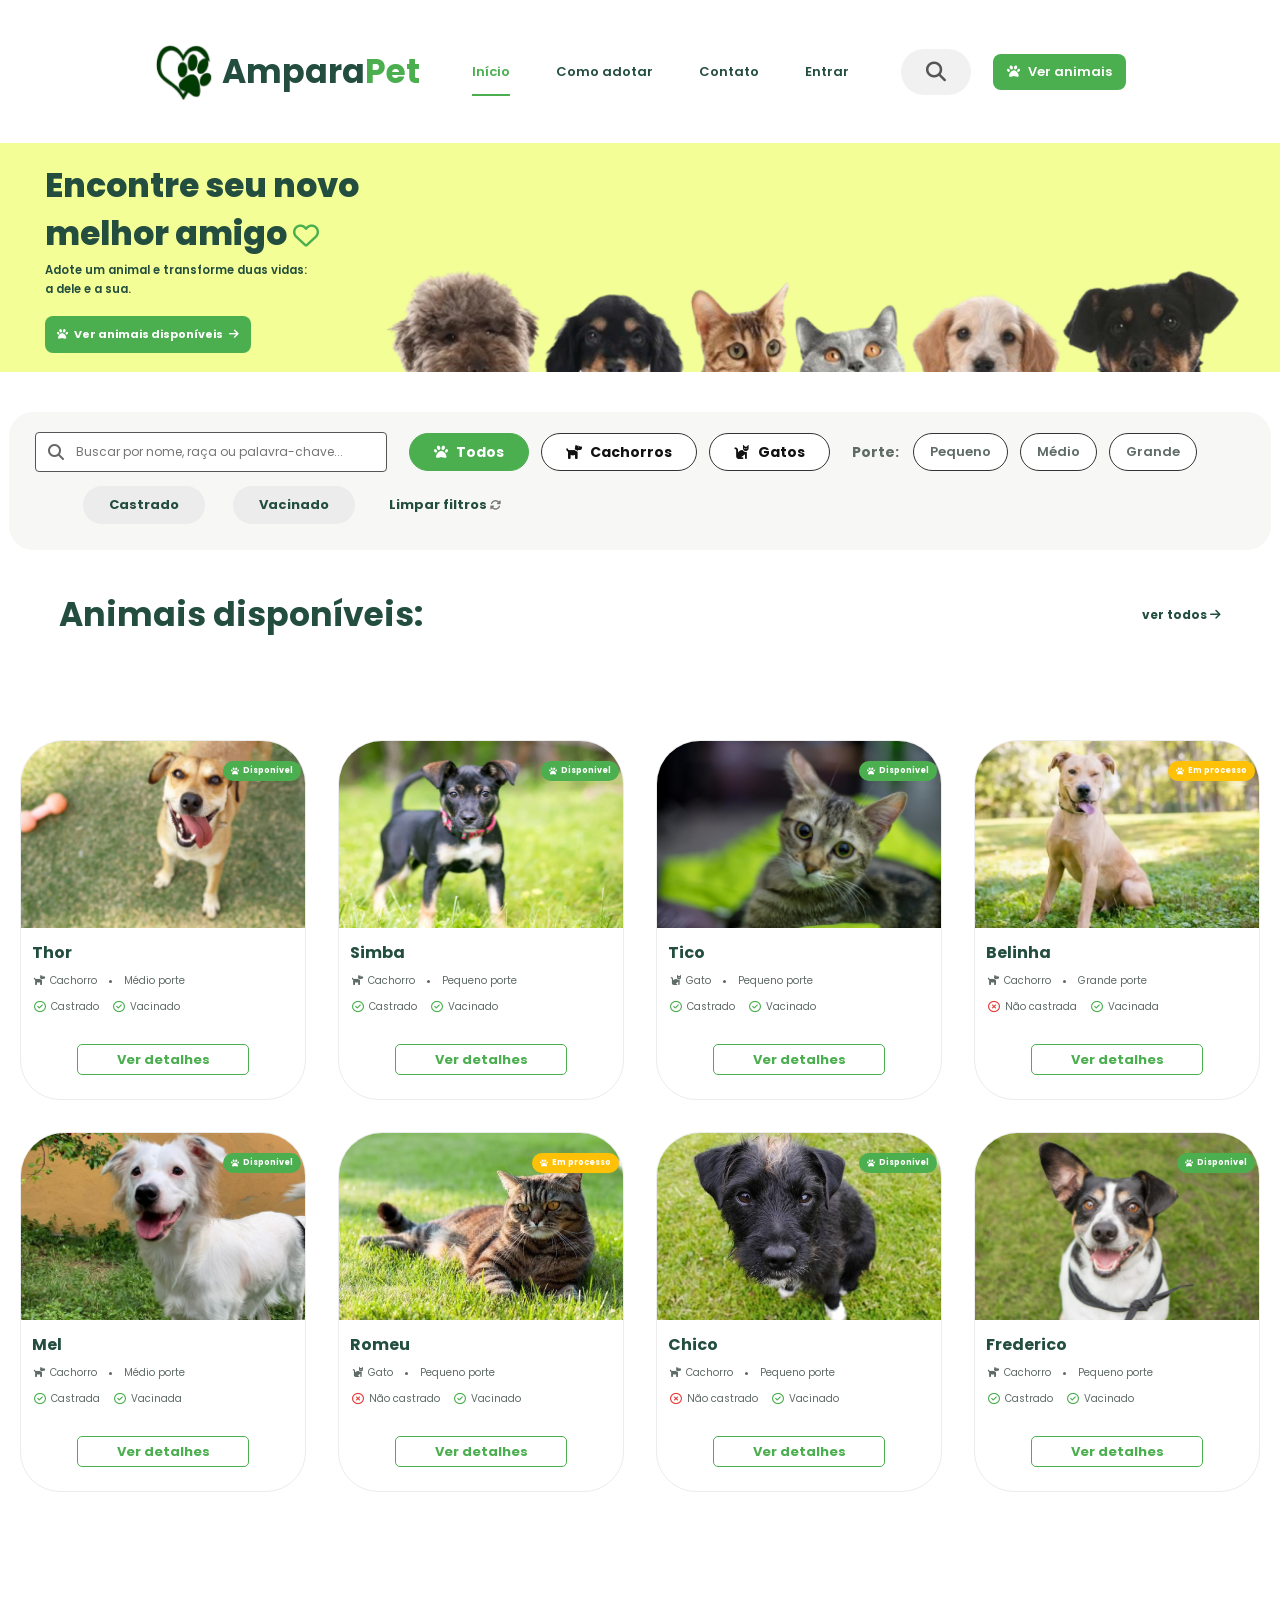
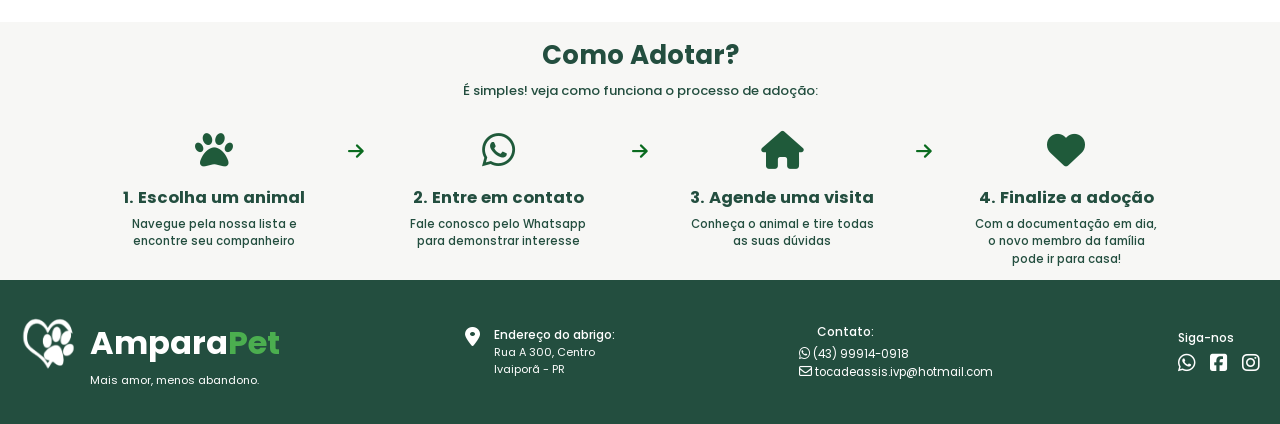
<file: amparapet/index.html>
<!DOCTYPE html>
<html lang="pt-BR">
<head>
  <meta charset="UTF-8">
  <meta name="viewport" content="width=device-width, initial-scale=1">
  <title>AmparaPet – Encontre seu novo melhor amigo</title>
  <link rel="preconnect" href="https://fonts.googleapis.com">
  <link rel="preconnect" href="https://fonts.gstatic.com" crossorigin>
  <link href="https://fonts.googleapis.com/css2?family=Poppins:wght@400;500;600;700;800&display=swap" rel="stylesheet">
  <link rel="stylesheet" href="https://cdnjs.cloudflare.com/ajax/libs/font-awesome/6.5.2/css/all.min.css">
  <link rel="stylesheet" href="style.css?v=2">
</head>
<body>
  <header class="header">
    <a class="logo" href="#inicio" aria-label="AmparaPet">
      <img src="img/logo-icone.png" alt="">
      <span>Ampara<b>Pet</b></span>
    </a>

    <nav class="nav" id="nav" aria-label="Principal">
      <a class="nav__link is-active" href="#inicio">Início</a>
      <a class="nav__link" href="#como-adotar">Como adotar</a>
      <a class="nav__link" href="#contato">Contato</a>
      <a class="nav__link" href="login.html">Entrar</a>
    </nav>

    <div class="header__actions">
      <button class="icon-btn" id="btnBusca" aria-label="Buscar"><i class="fa-solid fa-magnifying-glass"></i></button>
      <a class="btn btn--sm" href="#animais"><i class="fa-solid fa-paw"></i> Ver animais</a>
      <button class="menu-toggle" id="menuToggle" aria-label="Abrir menu" aria-expanded="false"><i class="fa-solid fa-bars"></i></button>
    </div>
  </header>

  <main id="inicio">
    <section class="hero">
      <div class="hero__text">
        <h1>Encontre seu novo melhor amigo <i class="fa-regular fa-heart"></i></h1>
        <p>Adote um animal e transforme duas vidas:<br>a dele e a sua.</p>
        <a class="btn btn--xs" href="#animais"><i class="fa-solid fa-paw"></i> Ver animais disponíveis <i class="fa-solid fa-arrow-right"></i></a>
      </div>
      <img class="hero__img" src="img/hero-animais.png" alt="Cães e gatos disponíveis para adoção">
    </section>

    <section class="filters" aria-label="Filtros">
      <label class="search">
        <i class="fa-solid fa-magnifying-glass"></i>
        <input type="search" id="busca" placeholder="Buscar por nome, raça ou palavra-chave...">
      </label>

      <div class="chips" data-group="especie">
        <button class="chip chip--pill is-active" data-value="todos"><i class="fa-solid fa-paw"></i> Todos</button>
        <button class="chip chip--pill chip--outline" data-value="cachorro"><i class="fa-solid fa-dog"></i> Cachorros</button>
        <button class="chip chip--pill chip--outline" data-value="gato"><i class="fa-solid fa-cat"></i> Gatos</button>
      </div>

      <div class="chips chips--porte" data-group="porte">
        <span class="chips__label">Porte:</span>
        <button class="chip chip--outline" data-value="pequeno">Pequeno</button>
        <button class="chip chip--outline" data-value="medio">Médio</button>
        <button class="chip chip--outline" data-value="grande">Grande</button>
      </div>

      <div class="filters__row2">
        <button class="chip chip--gray" id="fCastrado" aria-pressed="false">Castrado</button>
        <button class="chip chip--gray" id="fVacinado" aria-pressed="false">Vacinado</button>
        <button class="clear" id="limpar">Limpar filtros <i class="fa-solid fa-rotate"></i></button>
      </div>
    </section>

    <section class="animals" id="animais">
      <div class="animals__head">
        <h2>Animais disponíveis:</h2>
        <a href="#animais" id="verTodos">ver todos <i class="fa-solid fa-arrow-right"></i></a>
      </div>
      <div class="grid" id="grid"></div>
      <p class="empty" id="vazio" hidden>Nenhum animal encontrado com esses filtros.</p>
    </section>

    <section class="adopt" id="como-adotar">
      <h2>Como Adotar?</h2>
      <p class="adopt__sub">É simples! veja como funciona o processo de adoção:</p>
      <div class="steps">
        <div class="step">
          <i class="fa-solid fa-paw"></i>
          <h3>1. Escolha um animal</h3>
          <p>Navegue pela nossa lista e encontre seu companheiro</p>
        </div>
        <i class="fa-solid fa-arrow-right step__arrow"></i>
        <div class="step">
          <i class="fa-brands fa-whatsapp"></i>
          <h3>2. Entre em contato</h3>
          <p>Fale conosco pelo Whatsapp para demonstrar interesse</p>
        </div>
        <i class="fa-solid fa-arrow-right step__arrow"></i>
        <div class="step">
          <i class="fa-solid fa-house"></i>
          <h3>3. Agende uma visita</h3>
          <p>Conheça o animal e tire todas as suas dúvidas</p>
        </div>
        <i class="fa-solid fa-arrow-right step__arrow"></i>
        <div class="step">
          <i class="fa-solid fa-heart"></i>
          <h3>4. Finalize a adoção</h3>
          <p>Com a documentação em dia, o novo membro da família pode ir para casa!</p>
        </div>
      </div>
    </section>
  </main>

  <footer class="footer" id="contato">
    <div class="footer__inner">
      <div class="footer__brand">
        <div class="footer__logo">
          <img src="img/logo-rodape.png" alt="">
          <span>Ampara<b>Pet</b></span>
        </div>
        <p>Mais amor, menos abandono.</p>
      </div>

      <div class="footer__col footer__col--addr">
        <i class="fa-solid fa-location-dot"></i>
        <div>
          <strong>Endereço do abrigo:</strong>
          <p>Rua A 300, Centro<br>Ivaiporã - PR</p>
        </div>
      </div>

      <div class="footer__col footer__col--contact">
        <strong>Contato:</strong>
        <a href="https://wa.me/5543999140918" target="_blank" rel="noopener"><i class="fa-brands fa-whatsapp"></i> (43) 99914-0918</a>
        <a href="mailto:tocadeassis.ivp@hotmail.com"><i class="fa-regular fa-envelope"></i> tocadeassis.ivp@hotmail.com</a>
      </div>

      <div class="footer__col footer__col--social">
        <strong>Siga-nos</strong>
        <div class="social">
          <a href="https://wa.me/5543999140918" aria-label="WhatsApp" target="_blank" rel="noopener"><i class="fa-brands fa-whatsapp"></i></a>
          <a href="#" aria-label="Facebook"><i class="fa-brands fa-square-facebook"></i></a>
          <a href="#" aria-label="Instagram"><i class="fa-brands fa-instagram"></i></a>
        </div>
      </div>
    </div>
  </footer>

  <dialog class="modal" id="modal">
    <form method="dialog">
      <h3 id="mNome"></h3>
      <ul id="mInfo"></ul>
      <button class="btn btn--sm">Fechar</button>
    </form>
  </dialog>

  <script src="script.js?v=2"></script>
</body>
</html>
</file>
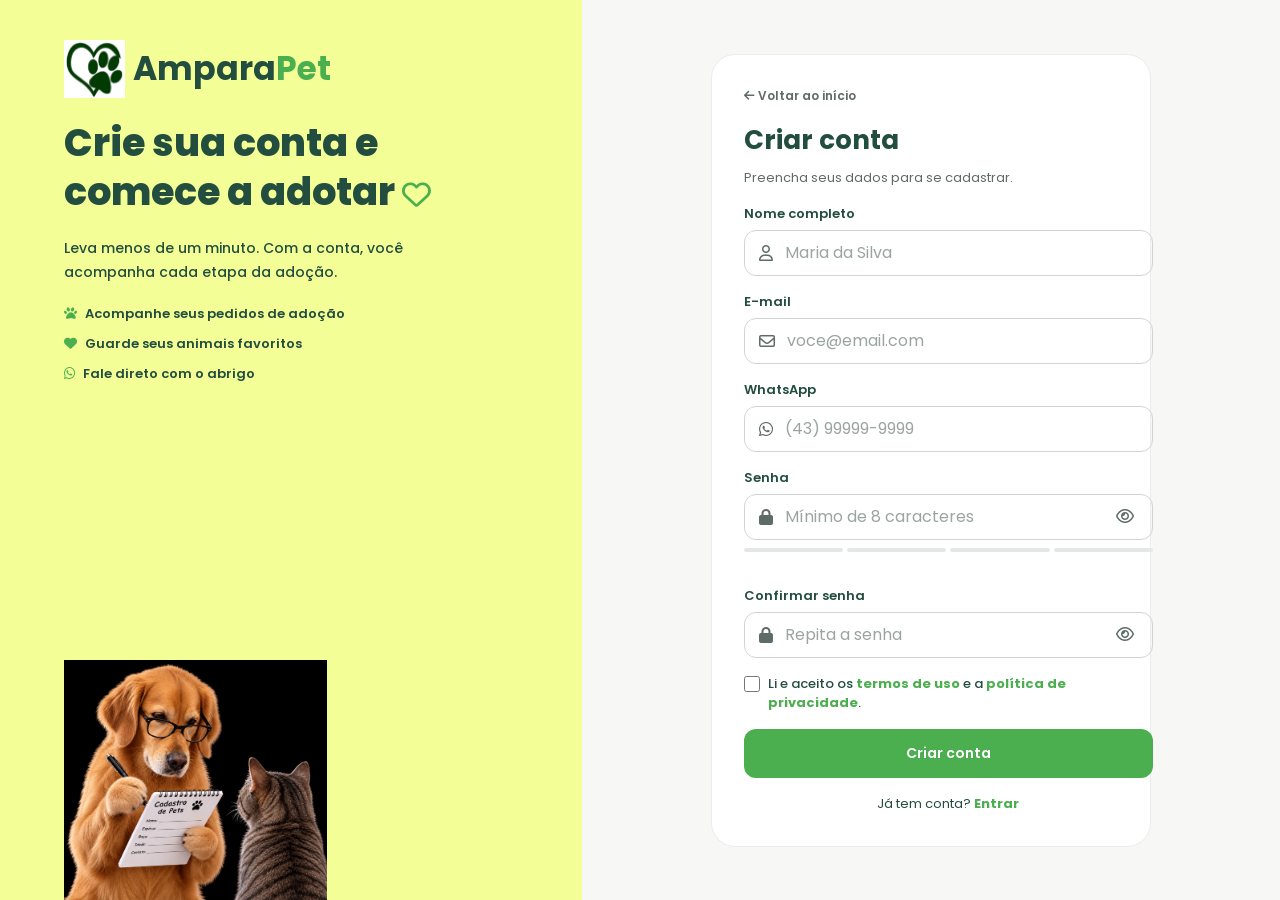
<file: amparapet/cadastro.html>
<!DOCTYPE html>
<html lang="pt-BR">
<head>
  <meta charset="UTF-8">
  <meta name="viewport" content="width=device-width, initial-scale=1">
  <title>Criar conta – AmparaPet</title>
  <link rel="preconnect" href="https://fonts.googleapis.com">
  <link rel="preconnect" href="https://fonts.gstatic.com" crossorigin>
  <link href="https://fonts.googleapis.com/css2?family=Poppins:wght@400;500;600;700;800&display=swap" rel="stylesheet">
  <link rel="stylesheet" href="https://cdnjs.cloudflare.com/ajax/libs/font-awesome/6.5.2/css/all.min.css">
  <link rel="stylesheet" href="style.css?v=2">
  <link rel="stylesheet" href="auth.css?v=1">
</head>
<body class="auth">
  <div class="auth__wrap">
    <aside class="auth__side">
      <a class="logo" href="index.html" aria-label="AmparaPet">
        <img src="img/logo-icone.png" alt="">
        <span>Ampara<b>Pet</b></span>
      </a>
      <h1>Crie sua conta e comece a adotar <i class="fa-regular fa-heart"></i></h1>
      <p>Leva menos de um minuto. Com a conta, você acompanha cada etapa da adoção.</p>
      <ul class="auth__perks">
        <li><i class="fa-solid fa-paw"></i>Acompanhe seus pedidos de adoção</li>
        <li><i class="fa-solid fa-heart"></i>Guarde seus animais favoritos</li>
        <li><i class="fa-brands fa-whatsapp"></i>Fale direto com o abrigo</li>
      </ul>
      <img class="auth__img" src="img/Cadastro de Pets com Recepcionista Canino.png" alt="">
    </aside>

    <main class="auth__panel">
      <form class="form" id="form" data-modo="cadastro" novalidate>
        <a class="back" href="index.html"><i class="fa-solid fa-arrow-left"></i> Voltar ao início</a>
        <h2>Criar conta</h2>
        <p class="form__sub">Preencha seus dados para se cadastrar.</p>

        <div class="field">
          <label for="nome">Nome completo</label>
          <div class="input"><i class="fa-regular fa-user"></i>
            <input id="nome" name="nome" type="text" autocomplete="name" placeholder="Maria da Silva" data-rule="nome">
          </div>
          <small class="error" aria-live="polite"></small>
        </div>

        <div class="field">
          <label for="email">E-mail</label>
          <div class="input"><i class="fa-regular fa-envelope"></i>
            <input id="email" name="email" type="email" autocomplete="email" placeholder="voce@email.com" data-rule="email">
          </div>
          <small class="error" aria-live="polite"></small>
        </div>

        <div class="field">
          <label for="telefone">WhatsApp</label>
          <div class="input"><i class="fa-brands fa-whatsapp"></i>
            <input id="telefone" name="telefone" type="tel" inputmode="numeric" autocomplete="tel" placeholder="(43) 99999-9999" data-rule="telefone">
          </div>
          <small class="error" aria-live="polite"></small>
        </div>

        <div class="field">
          <label for="senha">Senha</label>
          <div class="input"><i class="fa-solid fa-lock"></i>
            <input id="senha" name="senha" type="password" autocomplete="new-password" placeholder="Mínimo de 8 caracteres" data-rule="senha">
            <button class="toggle-pass" type="button" data-target="senha" aria-label="Mostrar senha"><i class="fa-regular fa-eye"></i></button>
          </div>
          <div class="forca" id="forca" data-n="0"><span></span><span></span><span></span><span></span></div>
          <small class="forca__txt" id="forcaTxt"></small>
          <small class="error" aria-live="polite"></small>
        </div>

        <div class="field">
          <label for="confirma">Confirmar senha</label>
          <div class="input"><i class="fa-solid fa-lock"></i>
            <input id="confirma" name="confirma" type="password" autocomplete="new-password" placeholder="Repita a senha" data-rule="confirma">
            <button class="toggle-pass" type="button" data-target="confirma" aria-label="Mostrar senha"><i class="fa-regular fa-eye"></i></button>
          </div>
          <small class="error" aria-live="polite"></small>
        </div>

        <div class="field">
          <label class="check"><input type="checkbox" name="termos" data-rule="termos"> <span>Li e aceito os <a class="link" href="#">termos de uso</a> e a <a class="link" href="#">política de privacidade</a>.</span></label>
          <small class="error" aria-live="polite"></small>
        </div>

        <button class="btn btn--block" type="submit">Criar conta</button>
        <p class="form__foot">Já tem conta? <a class="link" href="login.html">Entrar</a></p>
      </form>
    </main>
  </div>
  <script src="auth.js?v=1"></script>
</body>
</html>
</file>
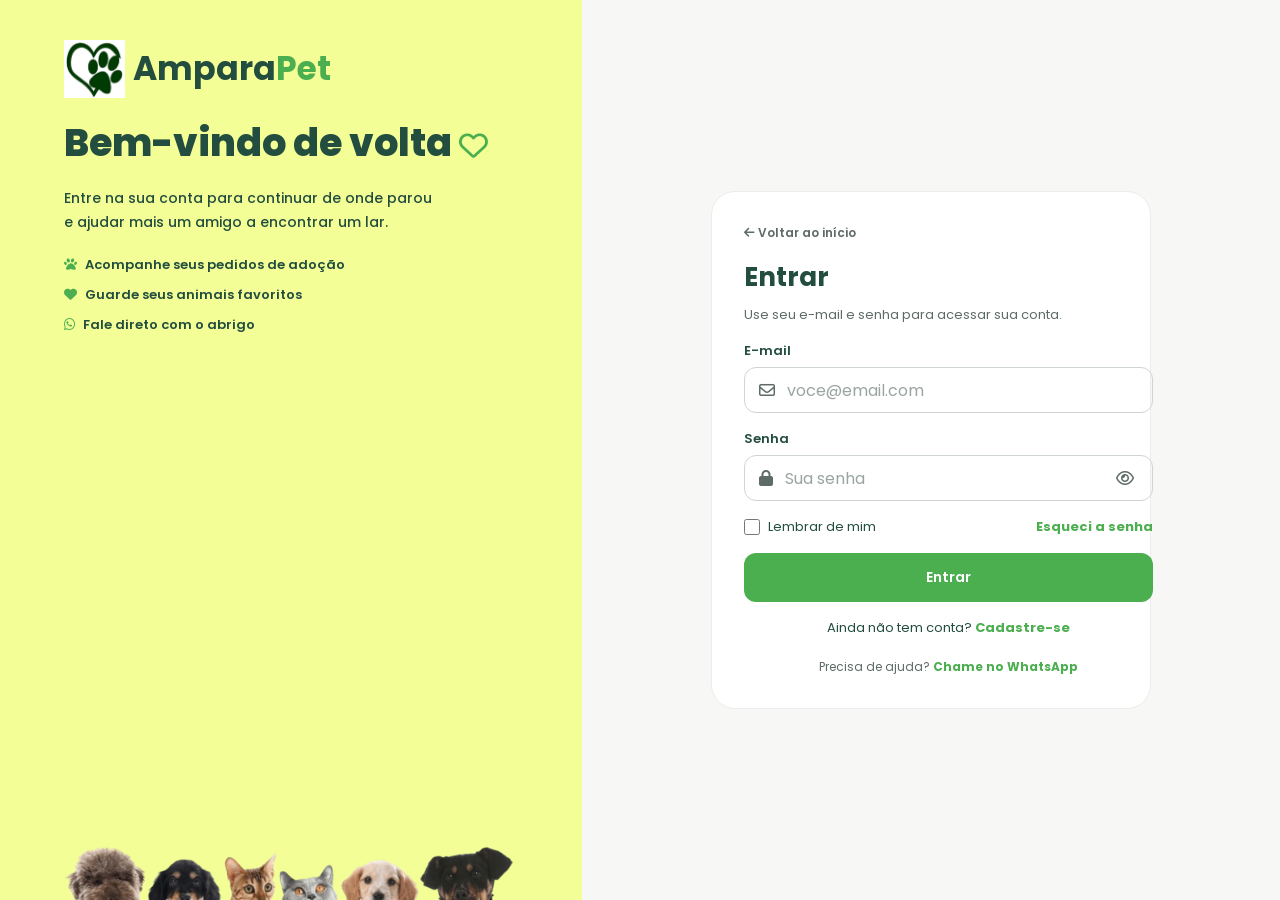
<file: amparapet/login.html>
<!DOCTYPE html>
<html lang="pt-BR">
<head>
  <meta charset="UTF-8">
  <meta name="viewport" content="width=device-width, initial-scale=1">
  <title>Entrar – AmparaPet</title>
  <link rel="preconnect" href="https://fonts.googleapis.com">
  <link rel="preconnect" href="https://fonts.gstatic.com" crossorigin>
  <link href="https://fonts.googleapis.com/css2?family=Poppins:wght@400;500;600;700;800&display=swap" rel="stylesheet">
  <link rel="stylesheet" href="https://cdnjs.cloudflare.com/ajax/libs/font-awesome/6.5.2/css/all.min.css">
  <link rel="stylesheet" href="style.css?v=2">
  <link rel="stylesheet" href="auth.css?v=1">
</head>
<body class="auth">
  <div class="auth__wrap">
    <aside class="auth__side">
      <a class="logo" href="index.html" aria-label="AmparaPet">
        <img src="img/logo-icone.png" alt="">
        <span>Ampara<b>Pet</b></span>
      </a>
      <h1>Bem-vindo de volta <i class="fa-regular fa-heart"></i></h1>
      <p>Entre na sua conta para continuar de onde parou e ajudar mais um amigo a encontrar um lar.</p>
      <ul class="auth__perks">
        <li><i class="fa-solid fa-paw"></i>Acompanhe seus pedidos de adoção</li>
        <li><i class="fa-solid fa-heart"></i>Guarde seus animais favoritos</li>
        <li><i class="fa-brands fa-whatsapp"></i>Fale direto com o abrigo</li>
      </ul>
      <img class="auth__img" src="img/hero-animais.png" alt="">
    </aside>

    <main class="auth__panel">
      <form class="form" id="form" data-modo="login" novalidate>
        <a class="back" href="index.html"><i class="fa-solid fa-arrow-left"></i> Voltar ao início</a>
        <h2>Entrar</h2>
        <p class="form__sub">Use seu e-mail e senha para acessar sua conta.</p>

        <div class="field">
          <label for="email">E-mail</label>
          <div class="input"><i class="fa-regular fa-envelope"></i>
            <input id="email" name="email" type="email" autocomplete="email" placeholder="voce@email.com" data-rule="email">
          </div>
          <small class="error" aria-live="polite"></small>
        </div>

        <div class="field">
          <label for="senha">Senha</label>
          <div class="input"><i class="fa-solid fa-lock"></i>
            <input id="senha" name="senha" type="password" autocomplete="current-password" placeholder="Sua senha" data-rule="senhaLogin">
            <button class="toggle-pass" type="button" data-target="senha" aria-label="Mostrar senha"><i class="fa-regular fa-eye"></i></button>
          </div>
          <small class="error" aria-live="polite"></small>
        </div>

        <div class="form__row">
          <label class="check"><input type="checkbox" name="lembrar"> Lembrar de mim</label>
          <a class="link" href="#">Esqueci a senha</a>
        </div>

        <button class="btn btn--block" type="submit">Entrar</button>
        <p class="form__foot">Ainda não tem conta? <a class="link" href="cadastro.html">Cadastre-se</a></p>
        <p class="auth__help">Precisa de ajuda? <a class="link" href="https://wa.me/5543999140918" target="_blank" rel="noopener">Chame no WhatsApp</a></p>
      </form>
    </main>
  </div>
  <script src="auth.js?v=1"></script>
</body>
</html>
</file>
<file: amparapet/style.css>
:root {
  --green: #4bae4f;
  --green-dark: #234e3f;
  --hero-bg: #f3ff96;
  --panel: #f7f7f5;
  --gray-chip: #ececec;
  --text-muted: #5f6b66;
  --font: "Poppins", system-ui, sans-serif; /* troque aqui se a fonte do Figma for outra */
}
*, *::before, *::after { box-sizing: border-box; margin: 0; }
html { scroll-behavior: smooth; }
body { font-family: var(--font); color: var(--green-dark); background: #fff; }
a { color: inherit; text-decoration: none; }
button { font: inherit; color: inherit; cursor: pointer; }

/* Botões */
.btn { display: inline-flex; align-items: center; gap: 8px; background: var(--green); color: #fff; border: 0; font-weight: 600; border-radius: 8px; }
.btn--sm { padding: 8px 14px; font-size: 13px; }
.btn--xs { padding: 10px 12px; font-size: 11px; font-weight: 700; gap: 6px; }

/* Header */
.header { height: 143px; padding: 0 clamp(16px, 12vw, 213px) 0 clamp(16px, 12vw, 213px); display: flex; align-items: center; justify-content: space-between; gap: 24px; position: relative; }
.logo { display: flex; align-items: center; gap: 8px; font-size: 33px; font-weight: 700; color: var(--green-dark); }
.logo img { height: 58px; }
.logo b { color: var(--green); font-weight: 700; }
.nav { display: flex; gap: 46px; font-size: 13px; font-weight: 600; margin-left: auto; margin-right: auto; }
.nav__link { padding: 14px 0 12px; border-bottom: 2px solid transparent; }
.nav__link.is-active { color: var(--green); border-color: var(--green); }
.header__actions { display: flex; align-items: center; gap: 22px; }
.icon-btn { width: 70px; height: 46px; border: 0; border-radius: 23px; background: #f1f1f1; color: #555; font-size: 20px; }
.menu-toggle { display: none; background: none; border: 0; font-size: 24px; color: var(--green-dark); }

/* Hero */
.hero { background: var(--hero-bg); height: 229px; padding-left: clamp(16px, 3.5vw, 61px); display: flex; align-items: flex-end; justify-content: space-between; overflow: hidden; }
.hero__text { align-self: center; max-width: 340px; flex-shrink: 0; }
.hero h1 { font-size: 33px; line-height: 1.45; font-weight: 800; margin-bottom: 4px; }
.hero h1 i { font-size: 26px; color: var(--green); font-weight: 400; }
.hero p { font-size: 11.5px; font-weight: 600; line-height: 1.6; margin-bottom: 18px; }
.hero__img { height: 136px; max-width: 70%; object-fit: contain; object-position: right bottom; margin: 0 auto 0 0; align-self: flex-end; }

/* Filtros */
.filters { max-width: 1262px; margin: 40px auto 0; background: var(--panel); border-radius: 24px; padding: 20px 26px 26px; display: flex; flex-wrap: wrap; align-items: center; gap: 14px 22px; }
.search { flex: 0 1 352px; display: flex; align-items: center; gap: 10px; height: 40px; padding: 0 12px; border: 1px solid #555; border-radius: 4px; background: #fff; color: #666; }
.search input { border: 0; outline: 0; width: 100%; font: 400 12px var(--font); background: transparent; }
.chips { display: flex; align-items: center; gap: 12px; }
.chips--porte { margin-left: auto; }
.chips__label { font-weight: 700; font-size: 14px; color: var(--text-muted); margin-right: 2px; }
.chip { display: inline-flex; align-items: center; gap: 8px; border: 1.5px solid transparent; background: transparent; font-size: 13px; font-weight: 600; padding: 8px 16px; border-radius: 20px; }
.chip--pill { height: 38px; padding: 0 24px; font-size: 14px; font-weight: 700; }
.chip--outline { border-color: #333; background: #fff; color: var(--text-muted); }
.chip--pill.chip--outline { color: #111; }
.chip.is-active { background: var(--green); border-color: var(--green); color: #fff; }
.chip--gray { background: var(--gray-chip); padding: 8px 25px; font-weight: 700; }
.chip--gray[aria-pressed="true"] { background: var(--green); color: #fff; }
.filters__row2 { flex: 1 0 100%; display: flex; align-items: center; gap: 28px; padding-left: 48px; }
.clear { background: none; border: 0; font-size: 13px; font-weight: 700; color: var(--green-dark); }
.clear i { color: #777; font-size: 11px; }

/* Lista de animais */
.animals { max-width: 1404px; margin: 0 auto; padding: 0 20px 60px; }
.animals__head { display: flex; align-items: center; justify-content: space-between; padding: 40px 39px 100px; }
.animals h2 { font-size: 33px; font-weight: 700; }
.animals__head a { font-size: 12px; font-weight: 700; }
.grid { display: grid; grid-template-columns: repeat(4, minmax(0, 1fr)); gap: 76px; }
.card { display: flex; flex-direction: column; min-width: 0; border: 1px solid #ececec; border-radius: 44px 44px 40px 40px; overflow: hidden; background: #fff; min-height: 360px; }
.card__photo { position: relative; height: 187px; }
.card__photo img { width: 100%; height: 100%; object-fit: cover; display: block; }
.badge { position: absolute; top: 20px; right: 4px; display: inline-flex; align-items: center; gap: 4px; background: var(--green); color: #fff; font-size: 8px; font-weight: 700; padding: 4px 8px; border-radius: 10px; }
.badge--processo { background: #ffc107; }
.card__body { padding: 12px 11px 0; flex: 1; display: flex; flex-direction: column; }
.card__name { font-size: 16px; font-weight: 700; margin-bottom: 8px; }
.card__meta, .card__health { display: flex; align-items: center; gap: 14px; font-size: 10px; color: var(--text-muted); margin-bottom: 10px; padding-left: 2px; }
.card__meta i { margin-right: 5px; }
.card__meta .sep { width: 3px; height: 3px; background: #666; border-radius: 50%; margin: 0 -2px; }
.card__health span { display: inline-flex; align-items: center; gap: 5px; }
.card__health .ok { color: var(--green); font-size: 12px; }
.card__health .no { color: #e53935; font-size: 12px; }
.card__btn { margin: auto auto 24px; width: 100%; max-width: 172px; height: 31px; border: 1.5px solid var(--green); background: #fff; color: var(--green); border-radius: 5px; font-size: 13px; font-weight: 700; }
.card__btn:hover { background: var(--green); color: #fff; }
.empty { text-align: center; color: var(--text-muted); padding: 40px 0; }

/* Modal */
.modal { border: 0; border-radius: 20px; padding: 28px 32px; min-width: 280px; box-shadow: 0 10px 40px rgba(0,0,0,.2); }
.modal::backdrop { background: rgba(0,0,0,.4); }
.modal h3 { font-size: 22px; margin-bottom: 12px; }
.modal ul { list-style: none; padding: 0; margin-bottom: 20px; font-size: 14px; line-height: 1.9; }

.animals { padding-bottom: 130px; }

/* Como adotar */
.adopt { background: var(--panel); text-align: center; padding: 14px 20px 12px; }
.adopt h2 { font-size: 26px; font-weight: 700; }
.adopt__sub { font-size: 13px; font-weight: 500; margin: 6px 0 30px; }
.steps { display: flex; justify-content: center; align-items: flex-start; gap: 34px; flex-wrap: wrap; }
.step { width: 200px; }
.step > i { font-size: 38px; color: #1f5a3a; margin-bottom: 14px; display: block; height: 40px; }
.step h3 { font-size: 16.5px; font-weight: 700; margin-bottom: 6px; }
.step p { font-size: 11.5px; font-weight: 500; line-height: 1.5; max-width: 190px; margin: 0 auto; }
.step__arrow { color: #0a6b1f; font-size: 18px; margin-top: 12px; }

/* Rodapé */
.footer { background: var(--green-dark); color: #fff; }
.footer__inner { max-width: 1320px; margin: 0 auto; padding: 0 20px; min-height: 144px; display: flex; align-items: center; justify-content: space-between; gap: 32px; flex-wrap: wrap; }
.footer__logo { display: flex; align-items: center; gap: 12px; font-size: 32px; font-weight: 700; }
.footer__logo img { height: 58px; }
.footer__logo b { color: var(--green); }
.footer__brand p { font-size: 11px; margin: 0 0 0 70px; }
.footer__col { font-size: 11.5px; line-height: 1.6; }
.footer__col strong { display: block; font-size: 12px; font-weight: 500; }
.footer__col p { font-size: 11px; }
.footer__col a { display: block; }
.footer__col i { font-size: 13px; }
.footer__col--addr { display: flex; gap: 14px; align-items: flex-start; }
.footer__col--addr > i { font-size: 20px; margin-top: 2px; }
.footer__col--contact strong { padding-left: 18px; margin-bottom: 4px; }
.social { display: flex; gap: 14px; margin-top: 6px; }
.social i { font-size: 20px; }

/* Responsividade */
@media (max-width: 1280px) { .grid { gap: 32px; } .chips--porte { margin-left: 0; } }
@media (max-width: 1024px) {
  .grid { grid-template-columns: repeat(3, minmax(0, 1fr)); gap: 24px; }
  .nav { gap: 28px; }
  .animals__head { padding-bottom: 48px; }
}
@media (max-width: 760px) {
  .header { height: 84px; }
  .logo { font-size: 24px; } .logo img { height: 42px; }
  .menu-toggle { display: block; }
  .header__actions .btn, .icon-btn { display: none; }
  .nav { display: none; position: absolute; top: 84px; left: 0; right: 0; flex-direction: column; gap: 0; background: #fff; padding: 8px 24px 16px; box-shadow: 0 8px 16px rgba(0,0,0,.08); z-index: 5; }
  .nav.is-open { display: flex; }
  .nav__link { padding: 12px 0; border-bottom: 0; }
  .hero { height: auto; flex-direction: column; align-items: flex-start; padding: 28px 16px 0; }
  .hero h1 { font-size: 26px; }
  .hero__img { max-width: 100%; height: auto; width: 100%; margin-top: 16px; }
  .filters { margin: 24px 16px 0; padding: 16px; }
  .search { flex-basis: 100%; }
  .chips { flex-wrap: wrap; }
  .chip--pill { padding: 0 16px; }
  .filters__row2 { padding-left: 0; flex-wrap: wrap; gap: 12px; }
  .animals { padding: 0 16px 40px; }
  .animals__head { padding: 28px 0 28px; }
  .animals h2 { font-size: 24px; }
  /* 2 colunas lado a lado (estilo grade de produtos de marketplace) */
  .grid { grid-template-columns: repeat(2, minmax(0, 1fr)); gap: 12px; }
  .card { min-height: 0; border-radius: 20px; }
  .card__photo { height: auto; aspect-ratio: 4 / 3; }
  .card__photo img { position: absolute; inset: 0; }
  .badge { top: 8px; right: auto; left: 8px; }
  .card__body { padding: 10px 10px 12px; }
  .card__name { font-size: 14px; margin-bottom: 6px; overflow-wrap: anywhere; }
  /* Empilha as informações para nada ser cortado em cards estreitos */
  .card__meta, .card__health { flex-direction: column; align-items: flex-start; gap: 4px; margin-bottom: 8px; padding-left: 0; }
  .card__meta .sep { display: none; }
  .card__btn { margin: auto 0 0; width: 100%; max-width: none; height: 32px; font-size: 12px; }
}

/* Telas muito estreitas (até 360px): margens e textos um pouco menores */
@media (max-width: 360px) {
  .animals { padding-left: 12px; padding-right: 12px; }
  .grid { gap: 10px; }
  .card { border-radius: 16px; }
  .card__body { padding: 8px 8px 10px; }
  .card__name { font-size: 13px; }
  .card__btn { height: 30px; font-size: 11px; }
}

/* Responsividade: Como adotar e rodapé */
@media (max-width: 1024px) {
  .animals { padding-bottom: 80px; }
  .step__arrow { display: none; }
  .steps { gap: 28px 40px; }
  .footer__inner { padding: 28px 24px; justify-content: flex-start; gap: 28px 48px; }
}
@media (max-width: 760px) {
  .animals { padding-bottom: 40px; }
  .adopt { padding: 28px 16px 24px; }
  .adopt h2 { font-size: 22px; }
  .step { width: 100%; }
  .footer__inner { flex-direction: column; align-items: flex-start; padding: 28px 16px; }
  .footer__logo { font-size: 28px; }
}
</file>
<file: amparapet/auth.css>
/* Telas de login e cadastro — usar junto com style.css (cores, fonte, .btn, .logo) */
.auth { min-height: 100vh; background: var(--panel); }
.auth__wrap { min-height: 100vh; display: grid; grid-template-columns: minmax(0, 5fr) minmax(0, 6fr); }

/* Lado esquerdo: boas-vindas */
.auth__side { background: var(--hero-bg); padding: 40px clamp(24px, 5vw, 72px) 0; display: flex; flex-direction: column; gap: 20px; overflow: hidden; }
.auth__side h1 { font-size: clamp(26px, 3vw, 38px); font-weight: 800; line-height: 1.3; }
.auth__side h1 i { color: var(--green); font-size: .75em; font-weight: 400; }
.auth__side p { font-size: 14px; font-weight: 500; line-height: 1.7; max-width: 380px; }
.auth__perks { list-style: none; padding: 0; margin: 0; display: grid; gap: 10px; font-size: 13px; font-weight: 600; }
.auth__perks i { color: var(--green); margin-right: 8px; }
.auth__img { margin-top: auto; width: 100%; max-height: 240px; object-fit: contain; object-position: left bottom; }

/* Lado direito: formulário */
.auth__panel { display: flex; align-items: center; justify-content: center; padding: 32px 20px; }
.form { width: 100%; max-width: 440px; background: #fff; border: 1px solid #ececec; border-radius: 24px; padding: 32px; display: grid; gap: 16px; }
.form h2 { font-size: 26px; font-weight: 700; }
.form__sub { font-size: 13px; color: var(--text-muted); margin-top: -8px; }
.back { font-size: 12px; font-weight: 600; color: var(--text-muted); width: fit-content; }
.back:hover, .link:hover { text-decoration: underline; }
.link { color: var(--green); font-weight: 700; }

.field label { display: block; font-size: 13px; font-weight: 600; margin-bottom: 6px; }
.input { display: flex; align-items: center; gap: 10px; height: 46px; padding: 0 14px; border: 1.5px solid #cfd6d2; border-radius: 12px; color: var(--text-muted); transition: border-color .15s, box-shadow .15s; }
.input:focus-within { border-color: var(--green); box-shadow: 0 0 0 3px rgba(75, 174, 79, .18); }
.input input { flex: 1; min-width: 0; border: 0; outline: 0; background: transparent; font: 500 16px var(--font); color: var(--green-dark); } /* 16px evita zoom automático no iPhone */
.input input::placeholder { color: #9aa5a0; font-weight: 400; }
.toggle-pass { border: 0; background: none; color: inherit; padding: 4px; }
.field.is-invalid .input { border-color: #e53935; }
.error { display: block; color: #e53935; font-size: 12px; font-weight: 500; margin-top: 4px; }
.error:empty { display: none; }

.forca { display: flex; gap: 4px; margin-top: 8px; --c: #e3e8e5; }
.forca[data-n="1"] { --c: #e53935; } .forca[data-n="2"] { --c: #ffc107; } .forca[data-n="3"], .forca[data-n="4"] { --c: var(--green); }
.forca span { flex: 1; height: 4px; border-radius: 2px; background: #e3e8e5; transition: background .2s; }
.forca span.on { background: var(--c); }
.forca__txt { display: block; font-size: 11px; color: var(--text-muted); margin-top: 4px; min-height: 14px; }

.field .check, .check { display: flex; align-items: flex-start; gap: 8px; font-size: 13px; line-height: 1.5; }
.field .check { font-weight: 500; margin-bottom: 0; }
.check input { accent-color: var(--green); width: 16px; height: 16px; margin-top: 2px; flex-shrink: 0; }
.form__row { display: flex; justify-content: space-between; align-items: center; gap: 12px; flex-wrap: wrap; font-size: 13px; }
.btn--block { width: 100%; justify-content: center; padding: 14px; font-size: 14px; border-radius: 12px; }
.btn[disabled] { opacity: .7; cursor: wait; }
.form__foot { text-align: center; font-size: 13px; }
.auth__help { text-align: center; font-size: 12px; color: var(--text-muted); margin-top: 4px; }

.toast { position: fixed; left: 50%; bottom: 24px; transform: translate(-50%, 20px); max-width: calc(100% - 32px); background: var(--green-dark); color: #fff; padding: 12px 18px; border-radius: 12px; font-size: 13px; font-weight: 600; opacity: 0; pointer-events: none; transition: .25s; z-index: 10; }
.toast.is-show { opacity: 1; transform: translate(-50%, 0); }
@media (prefers-reduced-motion: reduce) { * { transition: none !important; } }

/* Tablet e celular: boas-vindas vira uma faixa no topo */
@media (max-width: 900px) {
  .auth__wrap { grid-template-columns: 1fr; min-height: 0; }
  .auth__side { padding: 20px 20px 24px; gap: 8px; }
  .auth__side h1 { font-size: 24px; }
  .auth__side p, .auth__perks, .auth__img { display: none; }
  .auth__panel { padding: 20px 16px 40px; }
  .form { padding: 24px 18px; border-radius: 20px; }
}
</file>
